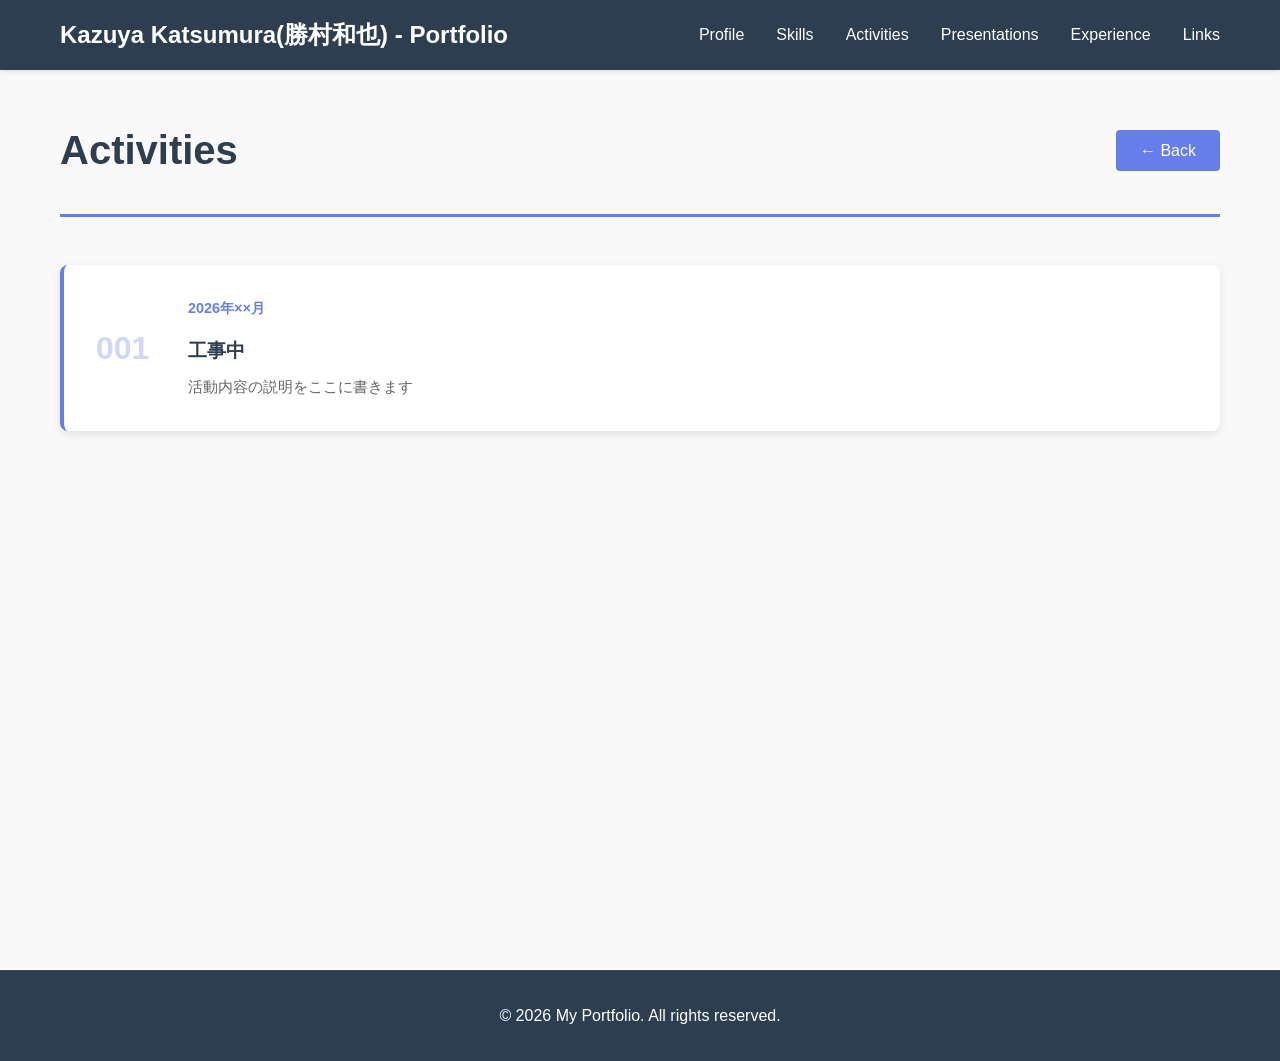
<file: activities-detail.html>
<!DOCTYPE html>
<html lang="ja">
<head>
    <meta charset="UTF-8">
    <meta name="viewport" content="width=device-width, initial-scale=1.0">
    <title>勝村和也 | Katsumura Kazuya - Activities</title>
    <meta name="description" content="勝村和也（Katsumura Kazuya）の活動歴を紹介します。">
    <meta name="author" content="勝村和也 (Katsumura Kazuya)">
    <link rel="stylesheet" href="style/style.css">
</head>
<body>
    <!-- ナビゲーションバー -->
    <nav class="navbar">
        <div class="container">
            <h1 class="logo" id="siteName">My Portfolio</h1>
            <ul class="nav-links">
                <li><a href="index.html#about">Profile</a></li>
                <li><a href="index.html#skills">Skills</a></li>
                <li><a href="index.html#activities">Activities</a></li>
                <li><a href="index.html#presentations">Presentations</a></li>
                <li><a href="index.html#experience">Experience</a></li>
                <li><a href="index.html#links">Links</a></li>
            </ul>
        </div>
    </nav>

    <!-- 詳細セクション -->
    <section class="detail-section">
        <div class="container">
            <div class="detail-header">
                <h2>Activities</h2>
                <a href="index.html" class="back-link">← Back</a>
            </div>
            <div class="detail-list" id="activitiesContainer">
                <!-- JSONから動的に生成されます -->
            </div>
        </div>
    </section>

    <!-- フッター -->
    <footer class="footer">
        <div class="container">
            <p id="footerText">&copy; 2026 My Portfolio. All rights reserved.</p>
        </div>
    </footer>

    <script>
        // JSONファイルを読み込む関数
        async function loadJSON(path) {
            try {
                const response = await fetch(path);
                if (!response.ok) {
                    throw new Error(`HTTP Error! Status: ${response.status}`);
                }
                return await response.json();
            } catch (error) {
                console.error(`${path} failed to load:`, error);
                return {};
            }
        }

        // サイト名を読み込む
        async function loadSiteName() {
            const profileData = await loadJSON('datas/profile.json');
            document.getElementById('siteName').textContent = profileData.siteName || 'My Portfolio';
            document.getElementById('footerText').textContent = profileData.footer || '© 2026 My Portfolio. All rights reserved.';
        }

        // 活動歴を描画
        async function renderActivities() {
            const data = await loadJSON('datas/activities.json');
            const container = document.getElementById('activitiesContainer');
            container.innerHTML = '';

            if (data.activities && Array.isArray(data.activities)) {
                // 逆順で表示
                const reversedActivities = data.activities.reverse();
                reversedActivities.forEach((activity, index) => {
                    const activityItem = document.createElement('div');
                    activityItem.className = 'detail-item';
                    activityItem.innerHTML = `
                        <div class="detail-card">
                            <div class="detail-number">${String(index + 1).padStart(3, '0')}</div>
                            <div class="detail-content">
                                <div class="detail-date">${activity.date}</div>
                                <h3>${activity.title}</h3>
                                <p>${activity.description}</p>
                            </div>
                        </div>
                    `;
                    container.appendChild(activityItem);
                });
            }
        }

        // ページロード時に実行
        document.addEventListener('DOMContentLoaded', () => {
            loadSiteName();
            renderActivities();
        });
    </script>
</body>
</html>
</file>
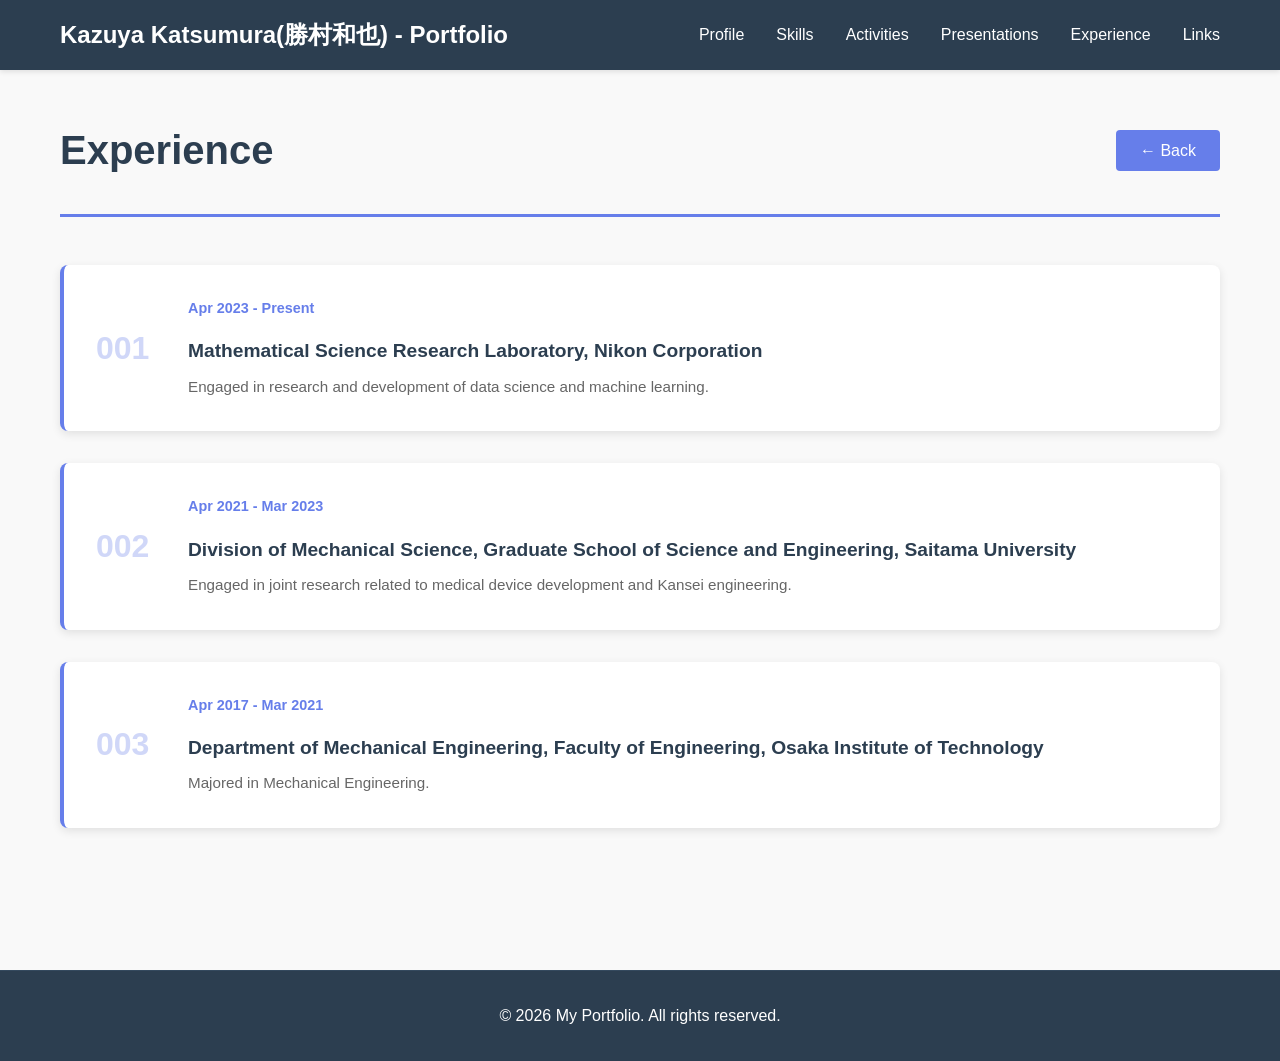
<file: experience-detail.html>
<!DOCTYPE html>
<html lang="ja">
<head>
    <meta charset="UTF-8">
    <meta name="viewport" content="width=device-width, initial-scale=1.0">
    <title>勝村和也 | Katsumura Kazuya - Experience</title>
    <meta name="description" content="勝村和也（Katsumura Kazuya）の経歴を紹介します。">
    <meta name="author" content="勝村和也 (Katsumura Kazuya)">
    <link rel="stylesheet" href="style/style.css">
</head>
<body>
    <!-- ナビゲーションバー -->
    <nav class="navbar">
        <div class="container">
            <h1 class="logo" id="siteName">My Portfolio</h1>
            <ul class="nav-links">
                <li><a href="index.html#about">Profile</a></li>
                <li><a href="index.html#skills">Skills</a></li>
                <li><a href="index.html#activities">Activities</a></li>
                <li><a href="index.html#presentations">Presentations</a></li>
                <li><a href="index.html#experience">Experience</a></li>
                <li><a href="index.html#links">Links</a></li>
            </ul>
        </div>
    </nav>

    <!-- 詳細セクション -->
    <section class="detail-section">
        <div class="container">
            <div class="detail-header">
                <h2>Experience</h2>
                <a href="index.html" class="back-link">← Back</a>
            </div>
            <div class="detail-list" id="experienceContainer">
                <!-- JSONから動的に生成されます -->
            </div>
        </div>
    </section>

    <!-- フッター -->
    <footer class="footer">
        <div class="container">
            <p id="footerText">&copy; 2026 My Portfolio. All rights reserved.</p>
        </div>
    </footer>

    <script>
        // JSONファイルを読み込む関数
        async function loadJSON(path) {
            try {
                const response = await fetch(path);
                if (!response.ok) {
                    throw new Error(`HTTP Error! Status: ${response.status}`);
                }
                return await response.json();
            } catch (error) {
                console.error(`${path} failed to load:`, error);
                return {};
            }
        }

        // サイト名を読み込む
        async function loadSiteName() {
            const profileData = await loadJSON('datas/profile.json');
            document.getElementById('siteName').textContent = profileData.siteName || 'My Portfolio';
            document.getElementById('footerText').textContent = profileData.footer || '© 2026 My Portfolio. All rights reserved.';
        }

        // 経歴を描画
        async function renderExperience() {
            const data = await loadJSON('datas/experience.json');
            const container = document.getElementById('experienceContainer');
            container.innerHTML = '';

            if (data.experience && Array.isArray(data.experience)) {
                // 逆順で表示
                const reversedExperience = data.experience.reverse();
                reversedExperience.forEach((exp, index) => {
                    const experienceItem = document.createElement('div');
                    experienceItem.className = 'detail-item';
                    experienceItem.innerHTML = `
                        <div class="detail-card">
                            <div class="detail-number">${String(index + 1).padStart(3, '0')}</div>
                            <div class="detail-content">
                                <div class="detail-period">${exp.period}</div>
                                <h3>${exp.title}</h3>
                                <p>${exp.description}</p>
                            </div>
                        </div>
                    `;
                    container.appendChild(experienceItem);
                });
            }
        }

        // ページロード時に実行
        document.addEventListener('DOMContentLoaded', () => {
            loadSiteName();
            renderExperience();
        });
    </script>
</body>
</html>
</file>
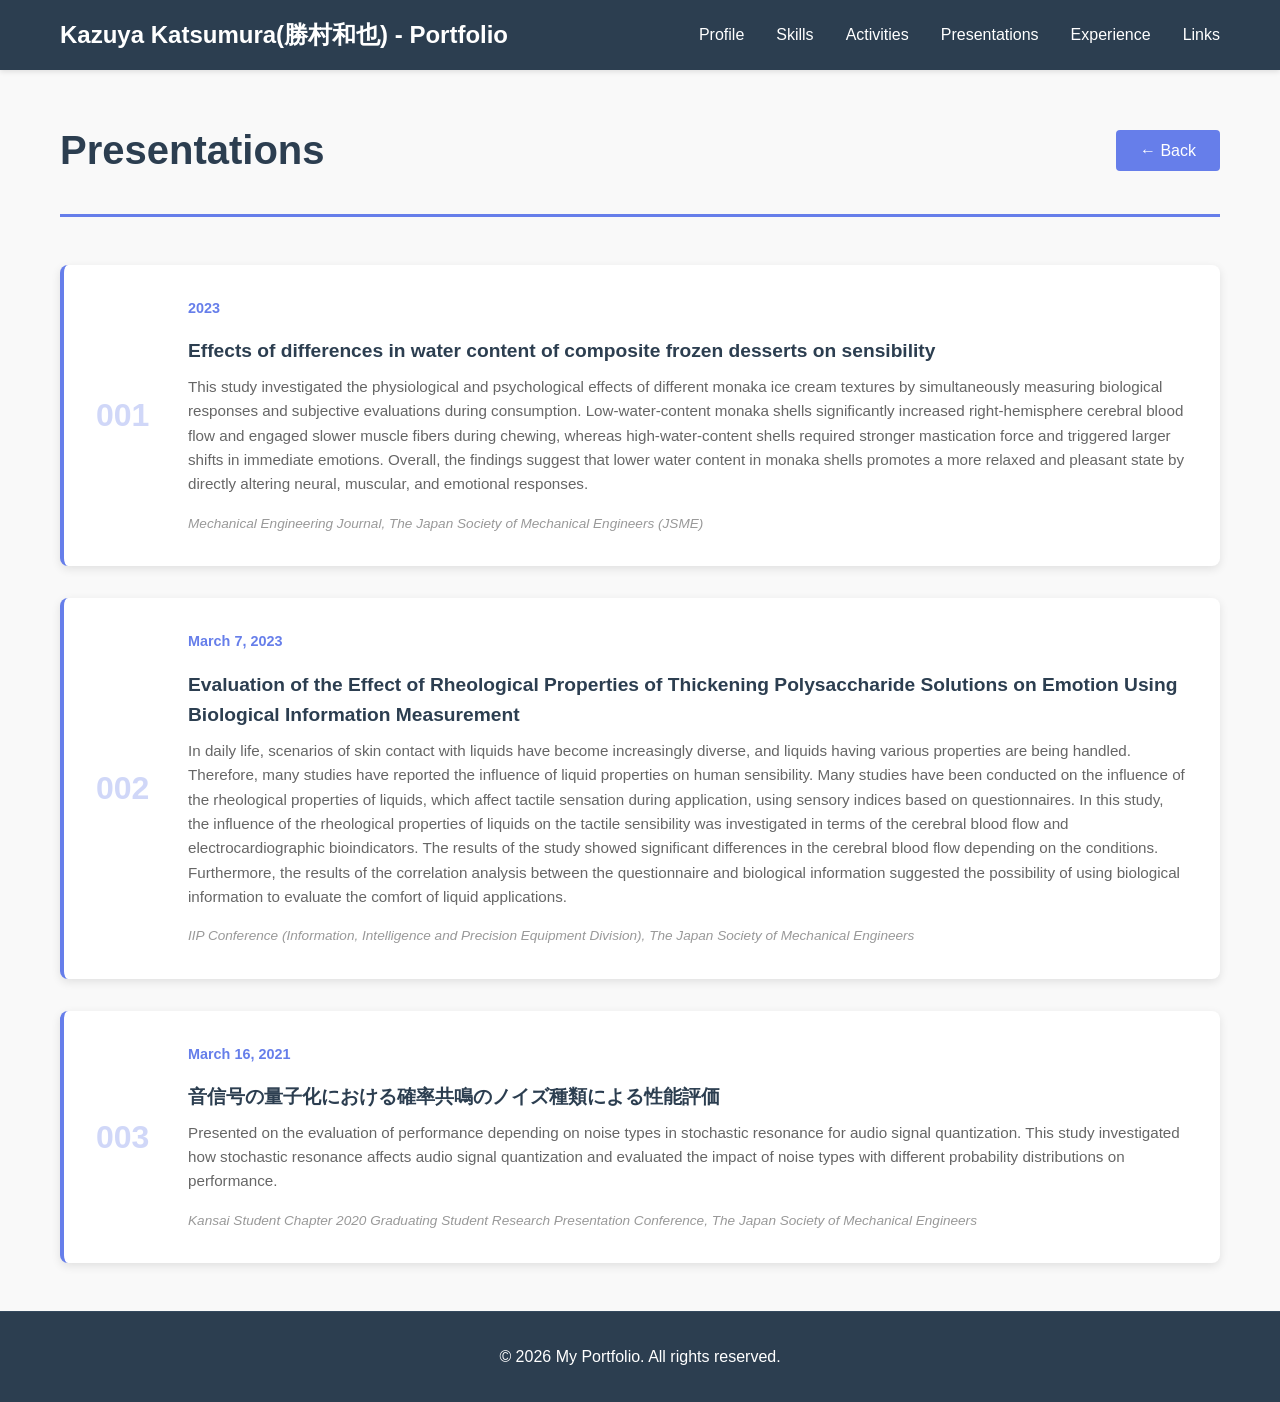
<file: presentations-detail.html>
<!DOCTYPE html>
<html lang="ja">
<head>
    <meta charset="UTF-8">
    <meta name="viewport" content="width=device-width, initial-scale=1.0">
    <title>勝村和也 | Katsumura Kazuya - Presentations</title>
    <meta name="description" content="勝村和也（Katsumura Kazuya）の発表・プレゼンテーションを紹介します。">
    <meta name="author" content="勝村和也 (Katsumura Kazuya)">
    <link rel="stylesheet" href="style/style.css">
</head>
<body>
    <!-- ナビゲーションバー -->
    <nav class="navbar">
        <div class="container">
            <h1 class="logo" id="siteName">My Portfolio</h1>
            <ul class="nav-links">
                <li><a href="index.html#about">Profile</a></li>
                <li><a href="index.html#skills">Skills</a></li>
                <li><a href="index.html#activities">Activities</a></li>
                <li><a href="index.html#presentations">Presentations</a></li>
                <li><a href="index.html#experience">Experience</a></li>
                <li><a href="index.html#links">Links</a></li>
            </ul>
        </div>
    </nav>

    <!-- 詳細セクション -->
    <section class="detail-section">
        <div class="container">
            <div class="detail-header">
                <h2>Presentations</h2>
                <a href="index.html" class="back-link">← Back</a>
            </div>
            <div class="detail-list" id="presentationsContainer">
                <!-- JSONから動的に生成されます -->
            </div>
        </div>
    </section>

    <!-- フッター -->
    <footer class="footer">
        <div class="container">
            <p id="footerText">&copy; 2026 My Portfolio. All rights reserved.</p>
        </div>
    </footer>

    <script>
        // JSONファイルを読み込む関数
        async function loadJSON(path) {
            try {
                const response = await fetch(path);
                if (!response.ok) {
                    throw new Error(`HTTP Error! Status: ${response.status}`);
                }
                return await response.json();
            } catch (error) {
                console.error(`${path} failed to load:`, error);
                return {};
            }
        }

        // サイト名を読み込む
        async function loadSiteName() {
            const profileData = await loadJSON('datas/profile.json');
            document.getElementById('siteName').textContent = profileData.siteName || 'My Portfolio';
            document.getElementById('footerText').textContent = profileData.footer || '© 2026 My Portfolio. All rights reserved.';
        }

        // 対外発表を描画
        async function renderPresentations() {
            const data = await loadJSON('datas/presentations.json');
            const container = document.getElementById('presentationsContainer');
            container.innerHTML = '';

            if (data.presentations && Array.isArray(data.presentations)) {
                // 逆順で表示
                const reversedPresentations = data.presentations.reverse();
                reversedPresentations.forEach((presentation, index) => {
                    const presentationItem = document.createElement('div');
                    presentationItem.className = 'detail-item';
                    presentationItem.innerHTML = `
                        <div class="detail-card">
                            <div class="detail-number">${String(index + 1).padStart(3, '0')}</div>
                            <div class="detail-content">
                                <div class="detail-date">${presentation.date}</div>
                                <h3>${presentation.title}</h3>
                                <p>${presentation.description}</p>
                                <div class="detail-venue">${presentation.venue}</div>
                            </div>
                        </div>
                    `;
                    container.appendChild(presentationItem);
                });
            }
        }

        // ページロード時に実行
        document.addEventListener('DOMContentLoaded', () => {
            loadSiteName();
            renderPresentations();
        });
    </script>
</body>
</html>
</file>
<file: style/style.css>
/* リセットとグローバルスタイル */
* {
    margin: 0;
    padding: 0;
    box-sizing: border-box;
}

body {
    font-family: 'Segoe UI', Tahoma, Geneva, Verdana, sans-serif;
    line-height: 1.6;
    color: #333;
    background-color: #f4f4f4;
}

.container {
    max-width: 1200px;
    margin: 0 auto;
    padding: 0 20px;
}

a {
    text-decoration: none;
    color: inherit;
}

/* ナビゲーションバー */
.navbar {
    background-color: #2c3e50;
    color: white;
    padding: 1rem 0;
    position: sticky;
    top: 0;
    z-index: 100;
    box-shadow: 0 2px 5px rgba(0, 0, 0, 0.1);
}

.navbar .container {
    display: flex;
    justify-content: space-between;
    align-items: center;
}

.logo {
    font-size: 1.5rem;
    font-weight: bold;
}

.nav-links {
    display: flex;
    list-style: none;
    gap: 2rem;
}

.nav-links a {
    color: white;
    transition: color 0.3s ease;
}

.nav-links a:hover {
    color: #3498db;
}

/* ヘッダー/ヒーロー */
.hero {
    background: linear-gradient(135deg, #667eea 0%, #764ba2 100%);
    background-size: cover;
    background-position: center;
    color: white;
    padding: 6rem 0;
    text-align: center;
}

.hero-content {
    background-color: rgba(255, 255, 255, 0.85);
    padding: 2rem;
    border-radius: 8px;
    color: #333;
    display: inline-block;
    max-width: 90%;
}

.hero-content h2 {
    font-size: 3rem;
    margin-bottom: 1rem;
    color: #2c3e50;
}

.hero-content p {
    font-size: 1.3rem;
    margin-bottom: 0.5rem;
    color: #333;
}

/* セクション共通スタイル */
section {
    padding: 4rem 0;
}

section h2 {
    font-size: 2.5rem;
    margin-bottom: 2rem;
    text-align: center;
    color: #2c3e50;
}

/* プロフィールセクション */
.about {
    background-color: white;
}

.profile-content {
    display: grid;
    grid-template-columns: 1fr 1fr;
    gap: 3rem;
    align-items: start;
}

/* スライドショー */
.slideshow-container {
    position: relative;
    width: 100%;
    max-width: 400px;
    background-color: #f0f0f0;
    border-radius: 10px;
    overflow: hidden;
    box-shadow: 0 5px 15px rgba(0, 0, 0, 0.1);
}

.slide {
    display: none;
    width: 100%;
}

.slide img {
    width: 100%;
    height: auto;
    aspect-ratio: 1;
    object-fit: cover;
}

.slide.fade {
    display: block;
    animation: fade 1s ease-in-out;
}

@keyframes fade {
    from { opacity: 0.4; }
    to { opacity: 1; }
}

.prev, .next {
    cursor: pointer;
    position: absolute;
    top: 50%;
    width: auto;
    margin-top: -22px;
    padding: 16px;
    color: white;
    background-color: rgba(0, 0, 0, 0.5);
    font-weight: bold;
    font-size: 18px;
    transition: 0.3s ease;
    border-radius: 3px;
    user-select: none;
}

.next {
    right: 0;
}

.prev {
    left: 0;
}

.prev:hover, .next:hover {
    background-color: rgba(0, 0, 0, 0.8);
}

.dots {
    position: absolute;
    bottom: 15px;
    width: 100%;
    text-align: center;
}

.dot {
    cursor: pointer;
    height: 12px;
    width: 12px;
    margin: 0 5px;
    background-color: rgba(255, 255, 255, 0.5);
    border-radius: 50%;
    display: inline-block;
    transition: background-color 0.3s ease;
}

.dot.active {
    background-color: white;
}

/* スライドキャプション */
.slide-caption {
    position: absolute;
    bottom: 40px;
    left: 50%;
    transform: translateX(-50%);
    color: white;
    background-color: rgba(0, 0, 0, 0.7);
    padding: 0.5rem 1rem;
    border-radius: 4px;
    font-size: 0.9rem;
    width: 90%;
    text-align: center;
}

/* プロフィール情報 */
.profile-info {
    display: flex;
    flex-direction: column;
    gap: 1.5rem;
}

.profile-item {
    background-color: #f9f9f9;
    padding: 1.5rem;
    border-left: 4px solid #667eea;
    border-radius: 4px;
}

.profile-item h3 {
    color: #667eea;
    margin-bottom: 0.5rem;
    font-size: 1rem;
}

.profile-item p {
    color: #555;
    font-size: 1rem;
}

.profile-item.full-width {
    grid-column: 1 / -1;
}

/* スキルセクション */
.skills {
    background-color: #ecf0f1;
}

.skills-grid {
    display: grid;
    grid-template-columns: repeat(auto-fit, minmax(250px, 1fr));
    gap: 2rem;
}

.skill-card {
    background-color: white;
    padding: 2rem;
    border-radius: 8px;
    box-shadow: 0 3px 10px rgba(0, 0, 0, 0.1);
    text-align: center;
    transition: transform 0.3s ease, box-shadow 0.3s ease;
}

.skill-card:hover {
    transform: translateY(-5px);
    box-shadow: 0 5px 20px rgba(0, 0, 0, 0.2);
}

.skill-card h3 {
    color: #667eea;
    margin-bottom: 1rem;
    font-size: 1.3rem;
}

.skill-card p {
    color: #666;
    font-size: 0.95rem;
    margin-bottom: 1rem;
}

.skill-level-badge {
    display: inline-block;
    background-color: #667eea;
    color: white;
    padding: 0.4rem 1rem;
    border-radius: 20px;
    font-size: 0.85rem;
    font-weight: bold;
}

/* 活動歴セクション */
.activities {
    background-color: white;
}

.timeline {
    position: relative;
    padding: 2rem 0;
}

.timeline::before {
    content: '';
    position: absolute;
    left: 50%;
    transform: translateX(-50%);
    width: 2px;
    height: 100%;
    background-color: #667eea;
}

.activity-item {
    margin-bottom: 3rem;
    position: relative;
}

.activity-item:nth-child(odd) {
    text-align: right;
    padding-right: 52%;
}

.activity-item:nth-child(even) {
    text-align: left;
    padding-left: 52%;
}

.activity-item::before {
    content: '';
    position: absolute;
    left: 50%;
    top: 0;
    transform: translateX(-50%);
    width: 16px;
    height: 16px;
    background-color: #667eea;
    border: 4px solid white;
    border-radius: 50%;
    box-shadow: 0 0 0 4px #667eea;
}

.activity-card {
    background-color: #f9f9f9;
    padding: 1.5rem;
    border-radius: 8px;
    box-shadow: 0 3px 10px rgba(0, 0, 0, 0.1);
}

.activity-date {
    color: #667eea;
    font-weight: bold;
    margin-bottom: 0.5rem;
}

.activity-card h3 {
    color: #2c3e50;
    margin-bottom: 0.5rem;
}

.activity-card p {
    color: #666;
    font-size: 0.95rem;
}

/* 対外発表セクション */
.presentations {
    background-color: #ecf0f1;
}

.presentations-list {
    display: flex;
    flex-direction: column;
    gap: 1.5rem;
}

.presentation-item {
    background-color: white;
    padding: 2rem;
    border-radius: 8px;
    box-shadow: 0 3px 10px rgba(0, 0, 0, 0.1);
    border-left: 4px solid #764ba2;
}

.presentation-date {
    color: #764ba2;
    font-weight: bold;
    font-size: 0.9rem;
    margin-bottom: 0.5rem;
}

.presentation-item h3 {
    color: #2c3e50;
    margin-bottom: 0.5rem;
}

.presentation-item p {
    color: #666;
    font-size: 0.95rem;
    margin-bottom: 0.5rem;
}

.presentation-venue {
    color: #999;
    font-size: 0.85rem;
    font-style: italic;
}

/* 経歴セクション */
.experience {
    background-color: white;
}

.experience-list {
    display: flex;
    flex-direction: column;
    gap: 1.5rem;
}

.experience-item {
    background-color: #f9f9f9;
    padding: 2rem;
    border-radius: 8px;
    box-shadow: 0 3px 10px rgba(0, 0, 0, 0.1);
    border-left: 4px solid #3498db;
}

.experience-period {
    color: #3498db;
    font-weight: bold;
    font-size: 0.9rem;
    margin-bottom: 0.5rem;
}

.experience-item h3 {
    color: #2c3e50;
    margin-bottom: 0.5rem;
}

.experience-item p {
    color: #666;
    font-size: 0.95rem;
}

/* リンクセクション */
.links {
    background-color: #ecf0f1;
}

.links-grid {
    display: grid;
    grid-template-columns: repeat(auto-fit, minmax(200px, 1fr));
    gap: 2rem;
}

.link-item {
    background-color: white;
    padding: 2rem;
    border-radius: 8px;
    box-shadow: 0 3px 10px rgba(0, 0, 0, 0.1);
    text-align: center;
    transition: transform 0.3s ease, box-shadow 0.3s ease;
}

.link-item:hover {
    transform: translateY(-5px);
    box-shadow: 0 5px 20px rgba(0, 0, 0, 0.2);
}

.link-item a {
    display: inline-block;
    width: 60px;
    height: 60px;
    background-color: #667eea;
    color: white;
    border-radius: 50%;
    line-height: 60px;
    font-size: 1.5rem;
    margin-bottom: 1rem;
    transition: background-color 0.3s ease;
}

.link-item a:hover {
    background-color: #764ba2;
}

.link-item h3 {
    color: #2c3e50;
    margin-bottom: 0.5rem;
    font-size: 1.1rem;
}

.link-item p {
    color: #666;
    font-size: 0.85rem;
}

/* もっと見るボタン */
.more-button-container {
    text-align: center;
    margin-top: 3rem;
}

.more-button {
    display: inline-block;
    padding: 0.75rem 2rem;
    background-color: #667eea;
    color: white;
    border-radius: 4px;
    font-weight: bold;
    transition: all 0.3s ease;
}

.more-button:hover {
    background-color: #764ba2;
    transform: translateY(-2px);
    box-shadow: 0 5px 15px rgba(102, 126, 234, 0.4);
}

/* 詳細ページスタイル */
.detail-section {
    background-color: #f9f9f9;
    padding: 3rem 0;
    min-height: 100vh;
}

.detail-header {
    display: flex;
    justify-content: space-between;
    align-items: center;
    margin-bottom: 3rem;
    padding-bottom: 2rem;
    border-bottom: 3px solid #667eea;
}

.detail-header h2 {
    font-size: 2.5rem;
    color: #2c3e50;
    margin: 0;
}

.back-link {
    display: inline-block;
    padding: 0.5rem 1.5rem;
    background-color: #667eea;
    color: white;
    border-radius: 4px;
    transition: all 0.3s ease;
}

.back-link:hover {
    background-color: #764ba2;
    transform: translateX(-5px);
}

.detail-list {
    display: flex;
    flex-direction: column;
    gap: 2rem;
}

.detail-item {
    animation: slideIn 0.5s ease-out;
}

@keyframes slideIn {
    from {
        opacity: 0;
        transform: translateY(20px);
    }
    to {
        opacity: 1;
        transform: translateY(0);
    }
}

.detail-card {
    background-color: white;
    padding: 2rem;
    border-radius: 8px;
    box-shadow: 0 3px 10px rgba(0, 0, 0, 0.1);
    display: grid;
    grid-template-columns: auto 1fr;
    gap: 2rem;
    border-left: 4px solid #667eea;
    transition: transform 0.3s ease, box-shadow 0.3s ease;
}

.detail-card:hover {
    transform: translateY(-3px);
    box-shadow: 0 5px 20px rgba(0, 0, 0, 0.15);
}

.detail-number {
    font-size: 2rem;
    font-weight: bold;
    color: #667eea;
    opacity: 0.3;
    align-self: center;
    min-width: 60px;
}

.detail-content {
    display: flex;
    flex-direction: column;
    gap: 0.5rem;
}

.detail-date,
.detail-period {
    color: #667eea;
    font-weight: bold;
    font-size: 0.9rem;
}

.detail-venue {
    color: #999;
    font-size: 0.85rem;
    font-style: italic;
    margin-top: 0.5rem;
}

.detail-content h3 {
    color: #2c3e50;
    margin: 0.5rem 0 0;
    font-size: 1.2rem;
}

.detail-content p {
    color: #666;
    font-size: 0.95rem;
    margin: 0;
    line-height: 1.6;
}

/* レスポンシブデザイン - 詳細ページ */
@media (max-width: 768px) {
    .detail-header {
        flex-direction: column;
        gap: 1rem;
        align-items: flex-start;
    }

    .detail-header h2 {
        font-size: 2rem;
    }

    .detail-card {
        grid-template-columns: 1fr;
        gap: 1rem;
    }

    .detail-number {
        font-size: 1.5rem;
    }
}

/* フッター */
.footer {
    background-color: #2c3e50;
    color: white;
    padding: 2rem 0;
    text-align: center;
    border-top: 1px solid #34495e;
}

/* レスポンシブデザイン */
@media (max-width: 768px) {
    .nav-links {
        gap: 1rem;
        font-size: 0.9rem;
    }

    .hero-content h2 {
        font-size: 2rem;
    }

    .profile-content {
        grid-template-columns: 1fr;
        gap: 2rem;
    }

    section h2 {
        font-size: 2rem;
    }

    .skills-grid {
        grid-template-columns: 1fr;
    }

    .timeline::before {
        left: 0;
    }

    .activity-item {
        text-align: left !important;
        padding-left: 40px !important;
        padding-right: 0 !important;
    }

    .activity-item::before {
        left: 0;
        transform: translateX(-50%);
    }

    .links-grid {
        grid-template-columns: 1fr;
    }
}

/* モーダルウィンドウ */
.modal {
    display: none;
    position: fixed;
    z-index: 1000;
    left: 0;
    top: 0;
    width: 100%;
    height: 100%;
    background-color: rgba(0, 0, 0, 0.5);
    animation: fadeIn 0.3s ease;
}

@keyframes fadeIn {
    from { opacity: 0; }
    to { opacity: 1; }
}

.modal-content {
    background-color: white;
    margin: 5% auto;
    padding: 2rem;
    border-radius: 8px;
    max-width: 600px;
    width: 90%;
    box-shadow: 0 5px 30px rgba(0, 0, 0, 0.3);
    animation: slideDown 0.3s ease;
}

@keyframes slideDown {
    from {
        transform: translateY(-50px);
        opacity: 0;
    }
    to {
        transform: translateY(0);
        opacity: 1;
    }
}

.close {
    color: #aaa;
    float: right;
    font-size: 2rem;
    font-weight: bold;
    cursor: pointer;
    transition: color 0.3s ease;
}

.close:hover {
    color: #000;
}

.modal-content h2 {
    color: #2c3e50;
    margin-bottom: 1rem;
    margin-top: 0;
}

.skill-level {
    background-color: #f0f0f0;
    padding: 1rem;
    border-radius: 4px;
    margin-bottom: 1.5rem;
    font-weight: bold;
    color: #667eea;
}

#modalSkillDetail {
    color: #666;
    font-size: 1rem;
    line-height: 1.8;
}

.modal-image {
    width: 100%;
    max-width: 500px;
    height: auto;
    border-radius: 8px;
    margin: 1.5rem 0;
    box-shadow: 0 3px 10px rgba(0, 0, 0, 0.15);
    display: block;
}
</file>
